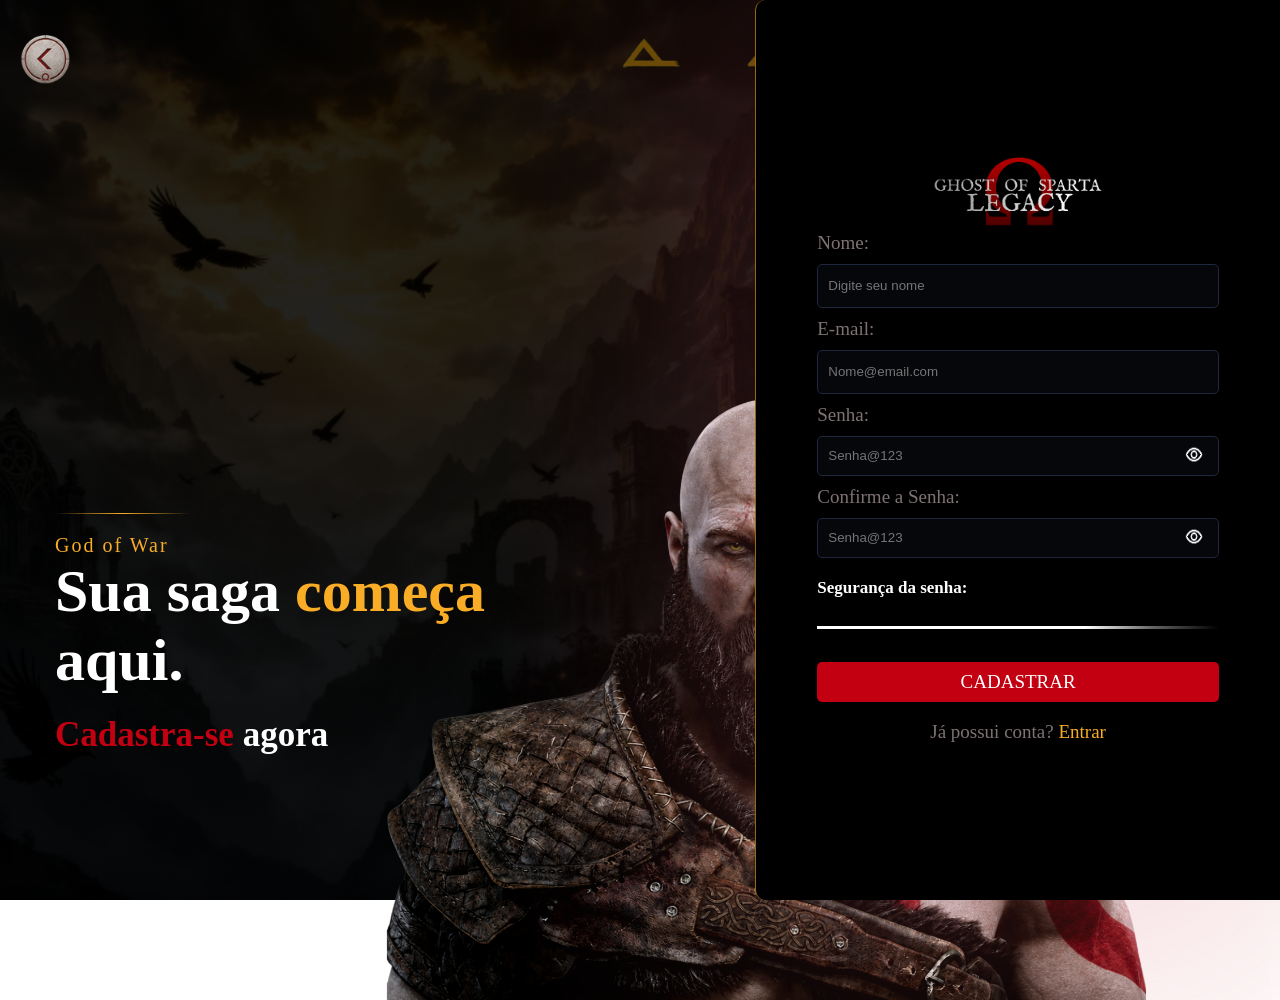
<file: public/cadastro.html>
<!DOCTYPE html>
<html lang="en">

<head>
    <meta charset="UTF-8">
    <meta name="viewport" content="width=device-width, initial-scale=1.0">
    <link rel="icon" href="assets/img/icon/flavicon.png" type="image/png">
    <link rel="stylesheet" href="css/cadastro.css">
    <title>CADASTRO</title>
</head>

<body>

    <div class="container">

        <div class="popup-cadastro" id="popUpCadastroNome">
            <button onclick="fecharPopUp(this)" class="btn-fechar" id="btnFecharNome">X</button>
            <p>Insira um nome válido.</p>
        </div>

        <div class="popup-cadastro" id="popUpCadastroEmail">
            <button onclick="fecharPopUp(this)" class="btn-fechar" id="btnFecharEmail">X</button>
            <p id="divExibirErroEmail">Insira um e-mail válido.</p>
        </div>

        <div class="popup-cadastro" id="popUpCadastroVazio">
            <button onclick="fecharPopUp(this)" class="btn-fechar" id="btnFecharVazio">X</button>
            <p>Preencha todos os campos.</p>
        </div>

        <div class="popup-cadastro" id="popUpCadastroSucesso">
            <button onclick="fecharPopUpSucesso()" class="btn-sucesso" id="btnFecharSucesso">OK</button>
            <p id="divExibirMensagemSucesso"></p>
        </div>

        <div class="container-banner" id="containerBanner">
            <a href="login.html">
                <button class="btn-voltar" id="backBtn"><img class="back-img"
                        src="assets/img/icon/backBtn.png"></button>
            </a>
            <img class="kratos" src="assets/img/icon/kratos.png">
            <div class="texto-banner">
                <hr class="divisoria">
                <h3>God of War</h3>
                <h1>Sua saga <span>começa</span> aqui.</h1>
                <h2><span>Cadastra-se</span> agora</h2>
            </div>
        </div>
        <div class="container-form" id="containerForm">
            <img src="assets/img/icon/logo.png" class="logo">
            <div class="cadastro-form">
                <p>Nome:</p>
                <input type="text" id="nome_input" placeholder="Digite seu nome">
                <div class="erro" id="div_erroNome" style="display: none;"></div>
                <p>E-mail:</p>
                <input type="text" id="email_input" placeholder="Nome@email.com">
                <p>Senha:</p>
                <div class="campo-senha">
                    <input oninput="forcaSenha()" type="password" id="senha_input" placeholder="Senha@123">
                    <button id="btnOlho1" class="olho" onclick="verSenha(this)">
                        <img id="olho1" src="assets/img/icon/openEye.png"></button>
                </div>
                <p>Confirme a Senha:</p>
                <div class="campo-senha">
                    <input type="password" id="senha2_input" placeholder="Senha@123">
                    <button id="btnOlho2" class="olho" onclick="verSenha(this)">
                        <img id="olho2" src="assets/img/icon/openEye.png">
                    </button>
                </div>
                <div class="erro" id="div_erroSenha"></div>
                <div class="container-forca-senha">
                    <h5>Segurança da senha: <span id="status_forca"></span>
                    </h5>
                    <div class="niveis">
                        <hr class="barra-nivel1" id="barraNivel1">
                        <hr class="barra-nivel2" id="barraNivel2">
                        <hr class="barra-nivel3" id="barraNivel3">
                    </div>
                </div>
                <button onclick="cadastrar()" class="btn-cadastrar">CADASTRAR</button>
            </div>
            <p>Já possui conta? <a href="login.html">Entrar</a></p>
        </div>
    </div>

</body>

</html>

<script src="js/mascaraSenha.js"></script>

<script>

    let senhaValida = false;

    function forcaSenha() {
        let senhaVar = senha_input.value;
        let tamanhoSenha = senhaVar.length;
        let senhaMinuscula = senhaVar.toLowerCase();
        let especial = ['!', '@', '#', '$', '%', '&', '*', '~', ';', '.', ',', '/', '+', '-', '=', '|'];
        let temEspecial = false;
        let numero = ['0', '1', '2', '3', '4', '5', '6', '7', '8', '9'];
        let temNumero = false;
        let forca = 0;

        for (let i = 0; i < tamanhoSenha; i++) {
            if (especial.includes(senhaVar[i])) {
                temEspecial = true;
            }
        }

        for (let i = 0; i < tamanhoSenha; i++) {
            if (numero.includes(senhaVar[i])) {
                temNumero = true;
            }
        }

        if (senhaVar != senhaMinuscula) {
            forca++;
        }

        if (temEspecial) {
            forca++;
        }

        if (temNumero) {
            forca++;
        }

        if (tamanhoSenha >= 8) {
            forca++;
        }

        if (tamanhoSenha < 1) {
            status_forca.innerHTML = ``;
            barraNivel1.style.backgroundImage = "linear-gradient(to right, rgb(255, 255, 255), rgb(255, 255, 255), rgba(255, 255, 255, 0))";
            barraNivel2.style.backgroundImage = "linear-gradient(to right, rgb(255, 255, 255), rgba(255, 255, 255, 0.9), rgba(255, 255, 255, 0.8))";
            barraNivel3.style.backgroundImage = "linear-gradient(to right, rgba(255, 255, 255, 0.8), rgba(255, 255, 255, 0.5), rgba(0, 0, 0, 0))";
            div_erroSenha.innerHTML = ``;
            senhaValida = false;
        } else if (forca <= 1) {
            status_forca.innerHTML = `<span style = "color: red;">FRACA</span>`;
            barraNivel1.style.backgroundImage = "linear-gradient(to right, rgb(255, 0, 0), rgb(255, 0, 0), rgba(0, 0, 0, 0))";
            barraNivel2.style.backgroundImage = "linear-gradient(to right, rgb(255, 255, 255), rgba(255, 255, 255, 0.9), rgba(255, 255, 255, 0.8))";
            barraNivel3.style.backgroundImage = "linear-gradient(to right, rgba(255, 255, 255, 0.8), rgba(255, 255, 255, 0.5), rgba(0, 0, 0, 0))";
            div_erroSenha.innerHTML = `A senha precisa ter no mínimo 8 caracteres e 1 número ou caracter especial`;
            senhaValida = false;
        } else if (forca <= 2 && tamanhoSenha >= 8) {
            status_forca.innerHTML = `<span style = "color: orange;">MÉDIA</span>`;
            barraNivel1.style.backgroundImage = "linear-gradient(to right, rgb(255, 165, 0), rgb(255, 165, 0), rgb(255, 165, 0))";
            barraNivel2.style.backgroundImage = "linear-gradient(to right, rgb(255, 165, 0), rgb(255, 165, 0), rgba(0, 0, 0, 0))";
            barraNivel3.style.backgroundImage = "linear-gradient(to right, rgba(255, 255, 255, 0.8), rgba(255, 255, 255, 0.5), rgba(0, 0, 0, 0))";
            div_erroSenha.innerHTML = ``;
            senhaValida = true;
        } else if (forca <= 4 && tamanhoSenha >= 8) {
            status_forca.innerHTML = `<span style = "color: green;">FORTE</span>`;
            barraNivel1.style.backgroundImage = "linear-gradient(to right, rgb(0, 128, 0), rgb(0, 128, 0), rgb(0, 128, 0))";
            barraNivel2.style.backgroundImage = "linear-gradient(to right, rgb(0, 128, 0), rgb(0, 128, 0), rgb(0, 128, 0))";
            barraNivel3.style.backgroundImage = "linear-gradient(to right, rgb(0, 128, 0), rgb(0, 128, 0), rgba(0, 0, 0, 0))";
            div_erroSenha.innerHTML = ``;
            senhaValida = true;
        }
    }

    function cadastrar() {
        let emailValido = true;
        let nomeValido = true;
        let nomeVar = nome_input.value;
        let emailVar = email_input.value;
        let senhaVar = senha_input.value;
        let senha2Var = senha2_input.value;
        let tamanhoNome = nomeVar.length;
        let tamanhoEmail = emailVar.length;

        if (nomeVar !== "" && emailVar !== "" && senhaVar !== "" && senha2Var !== "") {
            if (tamanhoNome < 2) {
                nomeValido = false;
            } else if (!emailVar.includes("@") || tamanhoEmail < 3) {
                emailValido = false;
            } else if (!senhaValida) {
                alert("A senha não está segura o suficiente!");
            } else if (senhaVar != senha2Var) {
                div_erroSenha.innerHTML = `As senhas não se coincidem`;
            } else if (emailValido && senhaValida && nomeValido) {

                fetch("/usuarios/autenticarCadastro", {
                    method: "POST",
                    headers: {
                        "Content-Type": "application/json",
                    },
                    body: JSON.stringify({
                        emailServer: emailVar,
                        senhaServer: senhaVar,
                    }),
                }).then(function (resposta) {

                    if (resposta.ok) {
                        fetch("/usuarios/cadastrar", {
                            method: "POST",
                            headers: {
                                "Content-Type": "application/json",
                            },
                            body: JSON.stringify({
                                // crie um atributo que recebe o valor recuperado aqui
                                // Agora vá para o arquivo routes/usuario.js
                                nomeServer: nomeVar,
                                emailServer: emailVar,
                                senhaServer: senhaVar,
                            }),
                        }).then(function (resposta) {
                            console.log("resposta: ", resposta);

                            if (resposta.ok) {
                                divExibirMensagemSucesso.innerHTML = "Cadastro realizado com sucesso!";

                                popUpCadastroSucesso.style.display = "flex";
                                containerForm.style.pointerEvents = "none";
                                containerForm.style.filter = "brightness(0.4)";
                                containerBanner.style.filter = "brightness(0.4)";
                            } else {
                                throw "Houve um erro ao tentar realizar o cadastro!";
                            }
                        }).catch(function (resposta) {
                            console.log(`#ERRO: ${resposta}`);
                            alert(`${resposta}`);
                        });

                        return false;
                    } else {

                        resposta.text().then(texto => {
                            divExibirErroEmail.innerHTML = texto;
                        })
                        popUpCadastroEmail.style.display = "flex";
                        containerForm.style.pointerEvents = "none";
                        containerForm.style.filter = "brightness(0.4)";
                        containerBanner.style.filter = "brightness(0.4)";

                    }

                })
            }

            if (!nomeValido) {
                popUpCadastroNome.style.display = "flex";
                containerForm.style.pointerEvents = "none";
                containerForm.style.filter = "brightness(0.4)";
                containerBanner.style.filter = "brightness(0.4)";
            } else if (!emailValido) {
                popUpCadastroEmail.style.display = "flex";
                containerForm.style.pointerEvents = "none";
                containerForm.style.filter = "brightness(0.4)";
                containerBanner.style.filter = "brightness(0.4)";
            }
        } else {
            popUpCadastroVazio.style.display = "flex";
            containerForm.style.pointerEvents = "none";
            containerForm.style.filter = "brightness(0.4)";
            containerBanner.style.filter = "brightness(0.4)";
        }
    }

    function fecharPopUp(botaoFechar) {
        let idBotao = botaoFechar.id;

        containerForm.style.pointerEvents = "auto";
        containerForm.style.filter = "brightness(1)";
        containerBanner.style.filter = "brightness(1)";

        if (idBotao == 'btnFecharNome') {
            popUpCadastroNome.style.display = "none";
        } else if (idBotao == 'btnFecharEmail') {
            popUpCadastroEmail.style.display = "none";
        } else if (idBotao == 'btnFecharVazio') {
            popUpCadastroVazio.style.display = "none";
        }
    }


    function fecharPopUpSucesso() {
        popUpCadastroSucesso.style.display = "none";

        containerForm.style.pointerEvents = "auto";
        containerForm.style.filter = "brightness(1)";
        containerBanner.style.filter = "brightness(1)";

        setTimeout(() => {
            window.location = "login.html";
        }, "2000");
    }

</script>
</file>
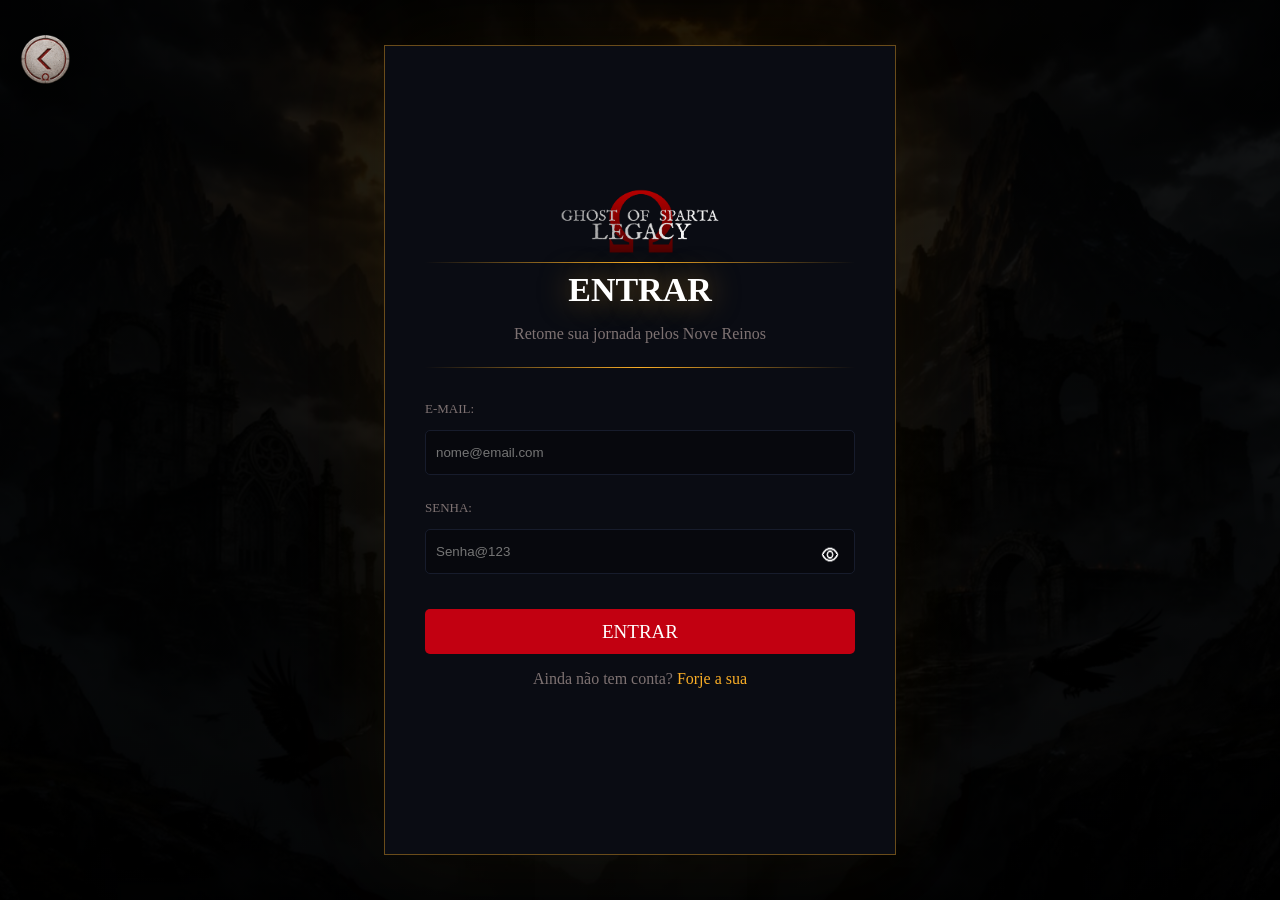
<file: public/login.html>
<!DOCTYPE html>
<html lang="en">

<head>
    <meta charset="UTF-8">
    <meta name="viewport" content="width=device-width, initial-scale=1.0">
    <link rel="icon" href="assets/img/icon/flavicon.png" type="image/png">
    <link rel="stylesheet" href="css/login.css">
    <title>LOGIN</title>
</head>

<body>

    <div class="popup-login" id="popUpLoginErro">
        <button onclick="fecharPopUp()" class="btn-fechar-popup" id="btnFecharPopUp">X</button>
        <div class="mensagem-erro" id="divExibirErro"></div>
    </div>

    <div class="login" id="idDivLogin">

        <a href="index.html">
            <button class="btn-voltar" id="backBtn"><img class="back-img" src="assets/img/icon/backBtn.png"></button>
        </a>

        <div class="container">
            <img src="assets/img/icon/logo.png" class="logo">
            <hr class="divisoria">
            <h1>ENTRAR</h1>
            <p>Retome sua jornada pelos Nove Reinos</p>
            <hr class="divisoria">

            <div class="login-form">
                <p>E-MAIL:</p>
                <input type="text" id="email_input" placeholder="nome@email.com">
                <p>SENHA:</p>
                <div class="campo-senha">
                    <input type="password" id="senha_input" placeholder="Senha@123">
                    <button id="btnOlho1" class="olho" onclick="verSenha(this)">
                        <img id="olho1" src="assets/img/icon/openEye.png"></button>
                </div>
                <button onclick="entrar()" class="btn-entrar">ENTRAR</button>
            </div>
            <p>Ainda não tem conta? <a href="cadastro.html">Forje a sua</a></p>
        </div>
    </div>

</body>

</html>

<script src="js/mascaraSenha.js"></script>

<script>

    function entrar() {

        var emailVar = email_input.value;
        var senhaVar = senha_input.value;

        console.log("FORM LOGIN: ", emailVar);
        console.log("FORM SENHA: ", senhaVar);

        if (emailVar == `` || senhaVar == ``) {
            divExibirErro.innerHTML = `Preencha todos os campos`;
            popUpLoginErro.style.display = "flex";
            idDivLogin.style.filter = "brightness(0.4)";
        } else {
            fetch("/usuarios/autenticar", {
                method: "POST",
                headers: {
                    "Content-Type": "application/json"
                },
                body: JSON.stringify({
                    emailServer: emailVar,
                    senhaServer: senhaVar
                })
            }).then(function (resposta) {
                console.log("ESTOU NO THEN DO entrar()!")

                if (resposta.ok) {
                    console.log(resposta);

                    resposta.json().then(json => {
                        console.log(json);
                        console.log(JSON.stringify(json));
                        sessionStorage.EMAIL_USUARIO = json.email;
                        sessionStorage.NOME_USUARIO = json.nome;
                        sessionStorage.ID_USUARIO = json.id;

                        setTimeout(function () {
                            window.location = "pages/hub.html";
                        }, 500); // apenas para exibir o loading

                    });

                } else {

                    console.log("Houve um erro ao tentar realizar o login!");

                    resposta.text().then(texto => {
                        console.error(texto);
                        divExibirErro.innerHTML = texto;
                    });
                    popUpLoginErro.style.display = "flex";
                    idDivLogin.style.filter = "brightness(0.4)";

                }

            }).catch(function (erro) {
                console.log(erro);
                divExibirErro.innerHTML = erro;
                popUpLoginErro.style.display = "flex";
                idDivLogin.style.filter = "brightness(0.4)";
            })

            return false;
        }
    }

    function fecharPopUp() {
        popUpLoginErro.style.display = "none";
        idDivLogin.style.filter = "brightness(1)";
    }

</script>
</file>
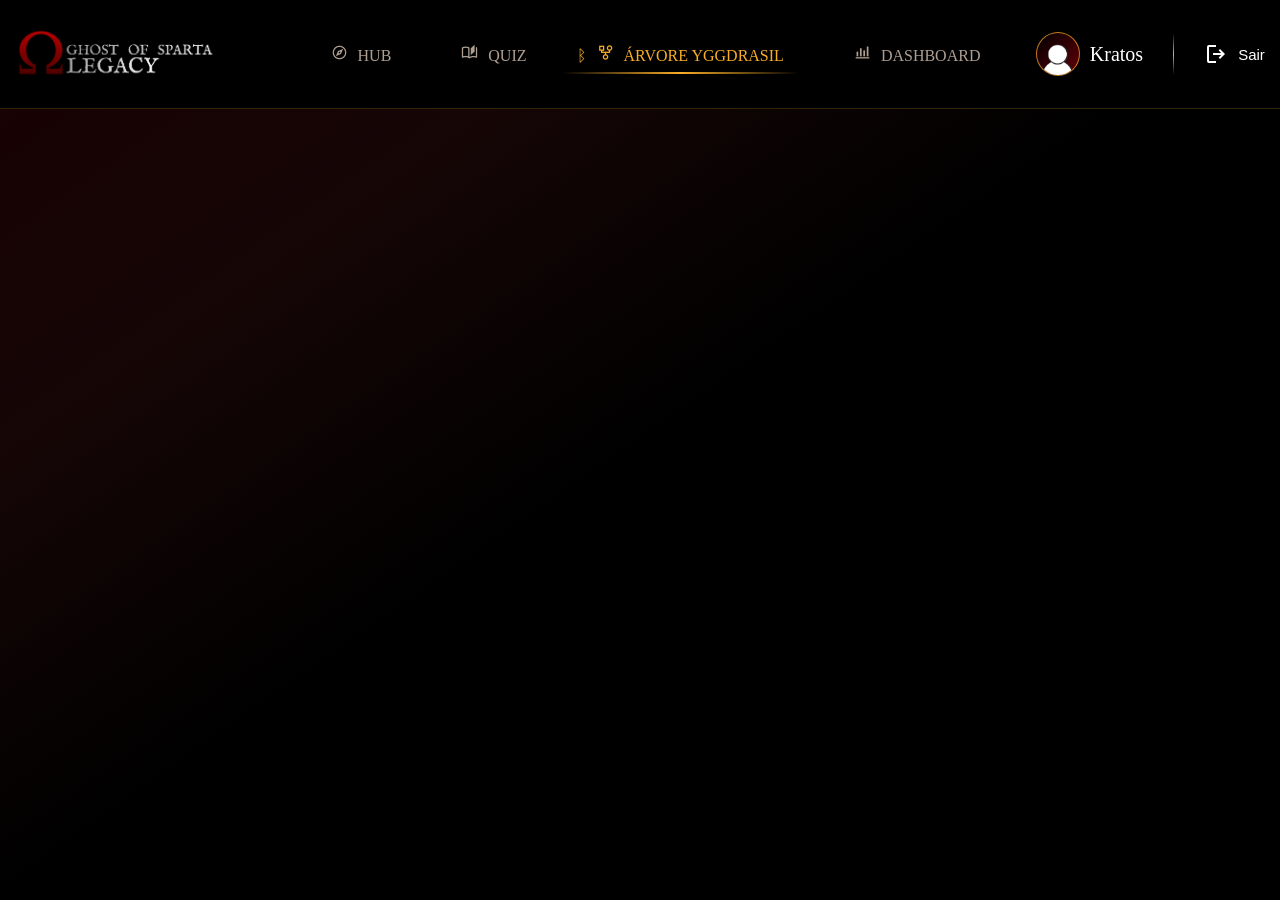
<file: public/pages/arvore.html>
<!DOCTYPE html>
<html lang="en">

<head>
    <meta charset="UTF-8">
    <meta name="viewport" content="width=device-width, initial-scale=1.0">
    <link rel="icon" href="../assets/img/icon/flavicon.png" type="image/png">
    <link rel="stylesheet" href="https://fonts.googleapis.com/css2?family=Material+Symbols+Outlined" />
    <link rel="stylesheet" href="../css/hub.css">
    <script src="../js/sessao.js"></script>
    <title>God of War Legacy - HUB</title>
</head>

<body onload="validarSessao()">

    <div class="header">
        <img class="logo" src="../assets/img/icon/logo2.png">

        <div class="container-btn">
            <ul>
                <li class="link-hub"><a href="hub.html"><span class="runa">ᚻ</span><span
                            class="material-symbols-outlined icon-btn">
                            explore
                        </span>HUB</a></li>
                <li class="link-hub"><a href="quiz.html"><span class="runa">ᚠ</span><span
                            class="material-symbols-outlined icon-btn">
                            auto_stories
                        </span>QUIZ</a></li>
                <li class="agora"><a href="arvore.html"><span>ᛒ</span><span class="material-symbols-outlined icon-btn">
                            family_history
                        </span>ÁRVORE YGGDRASIL</a></li>
                <li class="link-hub"><a href="dashboard.html"><span class="runa">ᛋ</span><span
                            class="material-symbols-outlined icon-btn">
                            bar_chart_4_bars
                        </span>DASHBOARD</a></li>
            </ul>
        </div>
        <div class="container-perfil">
            <div class="icon-usuario">
                <img class="img-usuario" src="../assets/img/icon/usuarioDefault.png">
            </div>
            <p id="divNomeUsuario">Kratos</p>
            <hr class="divisoria">
            <button class="btn-logout" onclick="limparSessao()"><span
                    class="material-symbols-outlined">logout</span>Sair</button>
        </div>
    </div>

    <div class="container">

    </div>

</body>

</html>
</file>
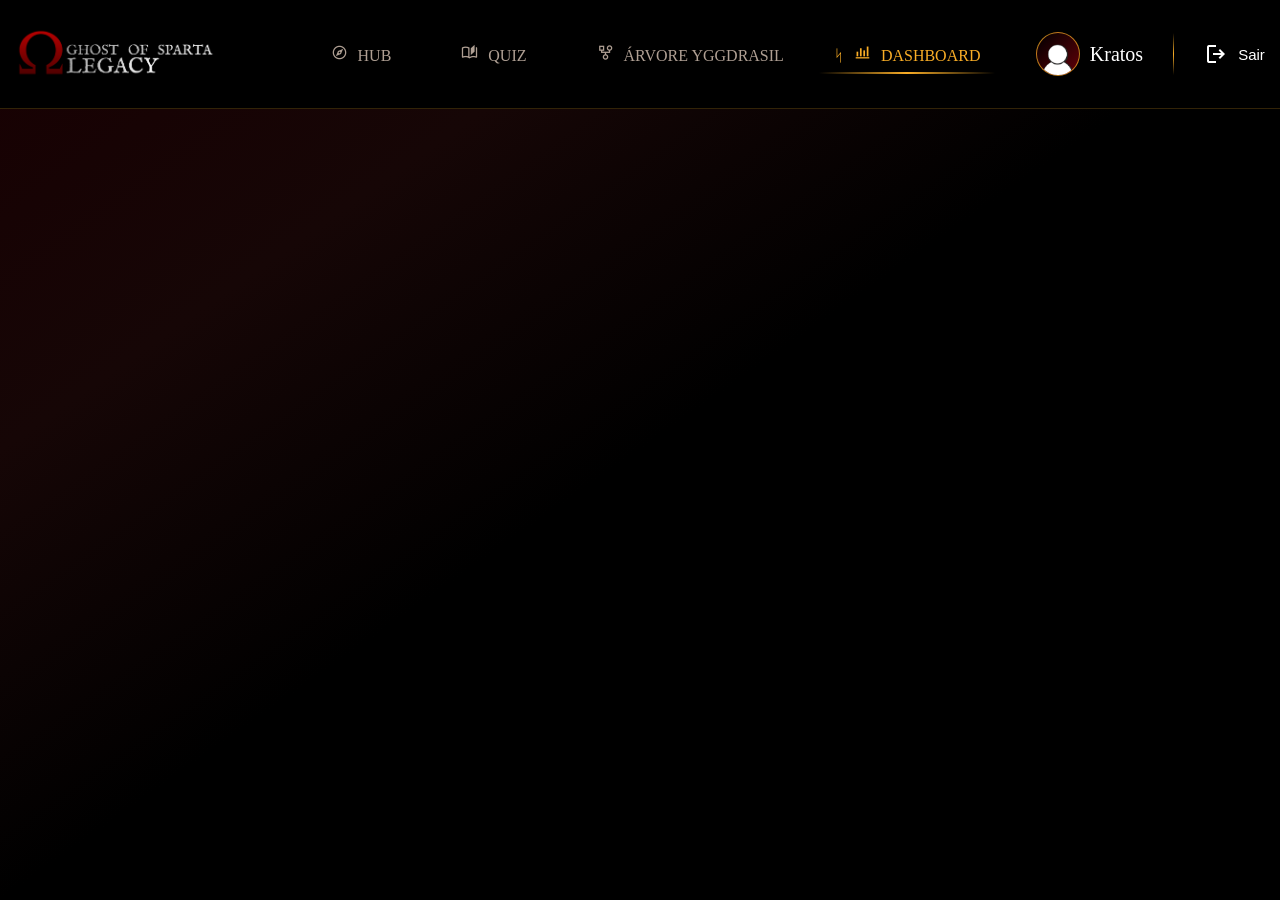
<file: public/pages/dashboard.html>
<!DOCTYPE html>
<html lang="en">

<head>
    <meta charset="UTF-8">
    <meta name="viewport" content="width=device-width, initial-scale=1.0">
    <link rel="icon" href="../assets/img/icon/flavicon.png" type="image/png">
    <link rel="stylesheet" href="https://fonts.googleapis.com/css2?family=Material+Symbols+Outlined" />
    <link rel="stylesheet" href="../css/hub.css">
    <script src="../js/sessao.js"></script>
    <title>God of War Legacy - HUB</title>
</head>

<body onload="validarSessao()">

    <div class="header">
        <img class="logo" src="../assets/img/icon/logo2.png">

        <div class="container-btn">
            <ul>
                <li class="link-hub"><a href="hub.html"><span class="runa">ᚻ</span><span
                            class="material-symbols-outlined icon-btn">
                            explore
                        </span>HUB</a></li>
                <li class="link-hub"><a href="quiz.html"><span class="runa">ᚠ</span><span
                            class="material-symbols-outlined icon-btn">
                            auto_stories
                        </span>QUIZ</a></li>
                <li class="link-hub"><a href="arvore.html"><span class="runa">ᛒ</span><span
                            class="material-symbols-outlined icon-btn">
                            family_history
                        </span>ÁRVORE YGGDRASIL</a></li>
                <li class="agora"><a href="dashboard.html"><span>ᛋ</span><span
                            class="material-symbols-outlined icon-btn">
                            bar_chart_4_bars
                        </span>DASHBOARD</a></li>
            </ul>
        </div>
        <div class="container-perfil">
            <div class="icon-usuario">
                <img class="img-usuario" src="../assets/img/icon/usuarioDefault.png">
            </div>
            <p id="divNomeUsuario">Kratos</p>
            <hr class="divisoria">
            <button class="btn-logout" onclick="limparSessao()"><span
                    class="material-symbols-outlined">logout</span>Sair</button>
        </div>
    </div>

    <div class="container">

    </div>

</body>

</html>
</file>
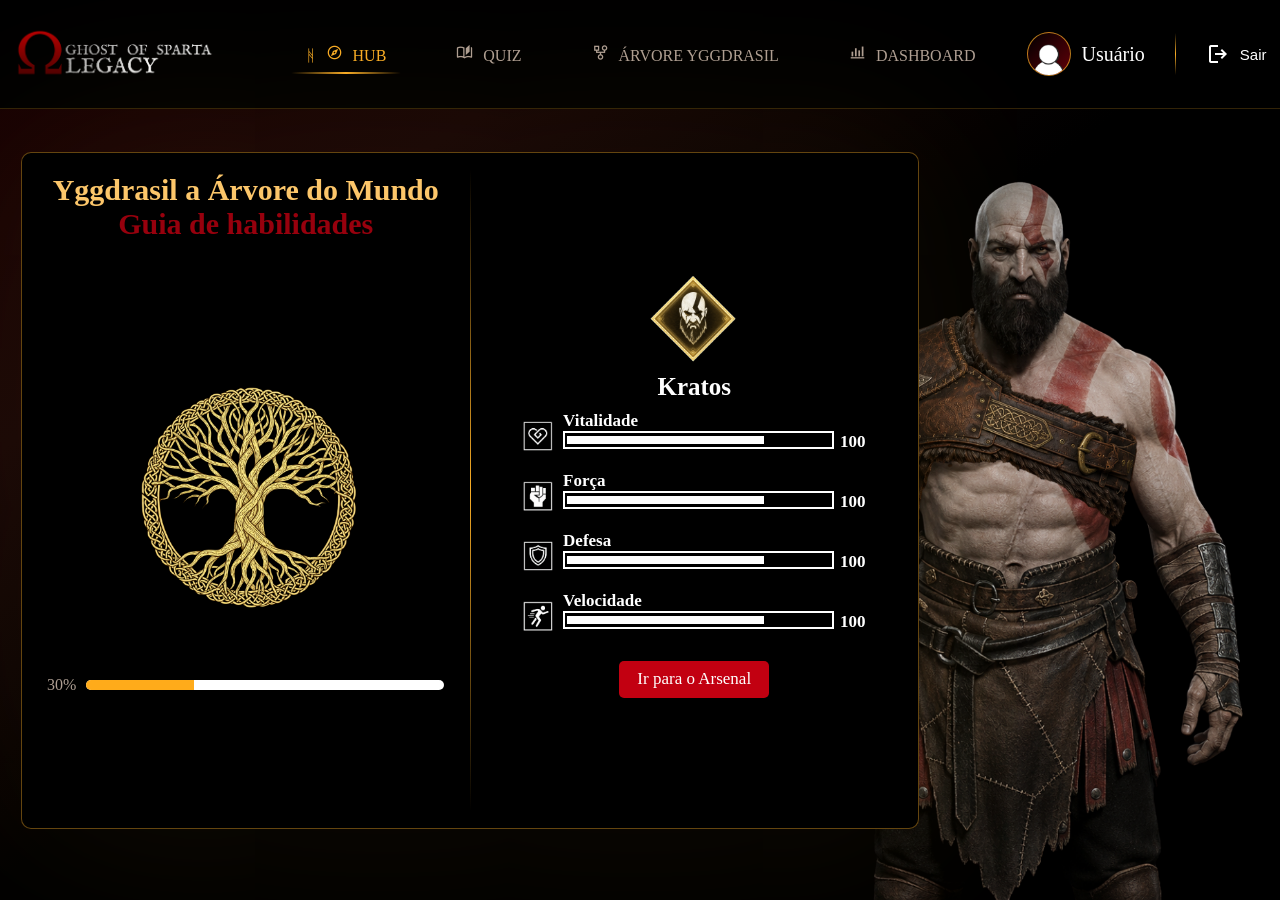
<file: public/pages/hub.html>
<!DOCTYPE html>
<html lang="en">

<head>
    <meta charset="UTF-8">
    <meta name="viewport" content="width=device-width, initial-scale=1.0">
    <link rel="icon" href="../assets/img/icon/flavicon.png" type="image/png">
    <link rel="stylesheet" href="https://fonts.googleapis.com/css2?family=Material+Symbols+Outlined" />
    <link rel="stylesheet" href="../css/hub.css">
    <script src="../js/sessao.js"></script>
    <title>God of War Legacy - HUB</title>
</head>

<body onload="validarSessao()">

    <div class="header">
        <img class="logo" src="../assets/img/icon/logo2.png">

        <div class="container-btn">
            <ul>
                <li class="agora"><a href="hub.html"><span>ᚻ</span><span class="material-symbols-outlined icon-btn">
                            explore
                        </span>HUB</a></li>
                <li class="link-hub"><a href="quiz.html"><span class="runa">ᚠ</span><span
                            class="material-symbols-outlined icon-btn">
                            auto_stories
                        </span>QUIZ</a></li>
                <li class="link-hub"><a href="arvore.html"><span class="runa">ᛒ</span><span
                            class="material-symbols-outlined icon-btn">
                            family_history
                        </span>ÁRVORE YGGDRASIL</a></li>
                <li class="link-hub"><a href="dashboard.html"><span class="runa">ᛋ</span><span
                            class="material-symbols-outlined icon-btn">
                            bar_chart_4_bars
                        </span>DASHBOARD</a></li>
            </ul>
        </div>
        <div class="container-perfil">
            <div class="icon-usuario">
                <img class="img-usuario" src="../assets/img/icon/usuarioDefault.png">
            </div>
            <p id="divNomeUsuario">Usuário</p>
            <hr class="divisoria">
            <button class="btn-logout" onclick="limparSessao()"><span
                    class="material-symbols-outlined">logout</span>Sair</button>
        </div>
    </div>

    <div class="container">
        <a href="arsenal.html">
            <div class="posicao-container-avatar">
                <div class="container-avatar">
                    <div class="sombra"></div>
                    <img src="../assets/img/icon/logoDourado.png" class="logo-background">
                    <img src="../assets/img/avatar/kratos_avatar.png" class="kratos-avatar">
                    <img src="../assets/img/avatar/armadura_base.png" class="armadura">
                    <!--<img src="../assets/img/avatar/armadura_steinbjorn.png" class="armadura"> -->
                    <!-- <img src="../assets/img/avatar/armadura_zeus.png" class="armadura"> -->
                    <!--<img src="../assets/img/avatar/armadura_esplendor.png" class="armadura"> -->
                </div>
            </div>
        </a>
        <div class="painel">
            <div class="progresso-yggdrasil">
                <a href="arvore.html">
                    <h1>Yggdrasil a Árvore do Mundo <span>Guia de habilidades</span></h1>
                    <img src="../assets/img/cards/yggdrasil_simbolo.png" class="yggdrasil-simbolo">
                    <img src="../assets/img/cards/yggdrasil_circulo.png" class="yggdrasil-circulo">
                    <div class="container-progresso">
                        <div class="container-linha">
                            <p>30%</p>
                            <div class="linha-progresso">
                                <div class="progresso"></div>
                            </div>
                        </div>
                    </div>
                </a>
            </div>
            <hr class="divisoria">
            <div class="container-status-avatar">
                <div class="container-barras">
                    <img src="../assets/img/icon/iconKratos.png" class="icon-kratos">
                    <h3>Kratos</h3>
                    <div class="status">
                        <img src="../assets/img/icon/iconVida.png" class="icon-atributo">
                        <div class="container-barra-atributo">
                            <p>Vitalidade</p>
                            <div class="barra">
                                <div class="progresso-barra"></div>
                            </div>
                        </div>
                        <p class="num-progresso">100</p>
                    </div>
                    <div class="status">
                        <img src="../assets/img/icon/iconForca.png" class="icon-atributo">
                        <div class="container-barra-atributo">
                            <p>Força</p>
                            <div class="barra">
                                <div class="progresso-barra"></div>
                            </div>
                        </div>
                        <p class="num-progresso">100</p>
                    </div>
                    <div class="status">
                        <img src="../assets/img/icon/iconDefesa.png" class="icon-atributo">
                        <div class="container-barra-atributo">
                            <p>Defesa</p>
                            <div class="barra">
                                <div class="progresso-barra"></div>
                            </div>
                        </div>
                        <p class="num-progresso">100</p>
                    </div>
                    <div class="status">
                        <img src="../assets/img/icon/iconVelocidade.png" class="icon-atributo">
                        <div class="container-barra-atributo">
                            <p>Velocidade</p>
                            <div class="barra">
                                <div class="progresso-barra"></div>
                            </div>
                        </div>
                        <p class="num-progresso">100</p>
                    </div>
                    <a href="arsenal.html"><button class="teste">Ir para o Arsenal</button></a>
                </div>
            </div>
        </div>
    </div>

</body>

</html>
</file>
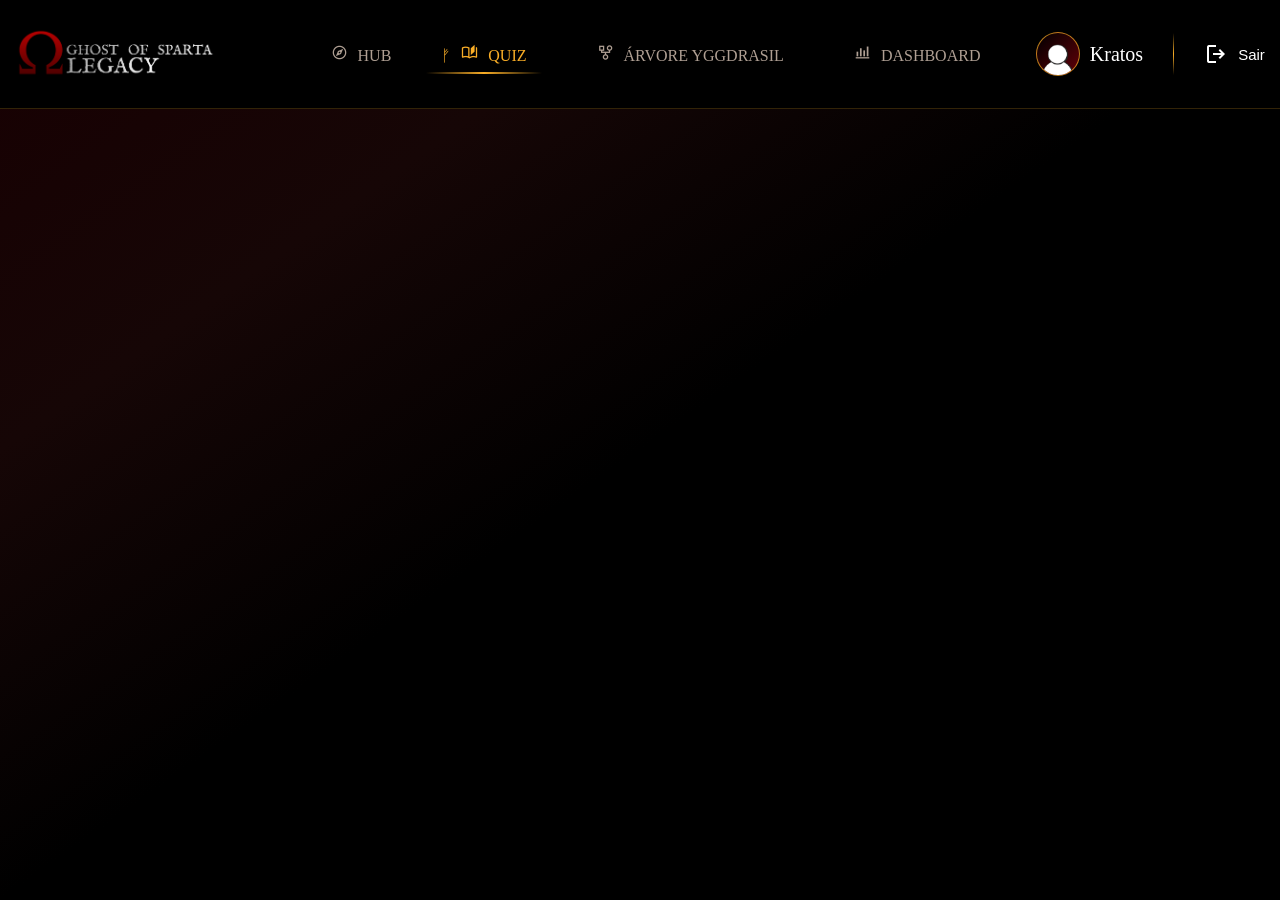
<file: public/pages/hubQuiz.html>
<!DOCTYPE html>
<html lang="en">

<head>
    <meta charset="UTF-8">
    <meta name="viewport" content="width=device-width, initial-scale=1.0">
    <link rel="icon" href="../assets/img/icon/flavicon.png" type="image/png">
    <link rel="stylesheet" href="https://fonts.googleapis.com/css2?family=Material+Symbols+Outlined" />
    <link rel="stylesheet" href="../css/hub.css">
    <script src="../js/sessao.js"></script>
    <title>God of War Legacy - HUB</title>
</head>

<body onload="validarSessao()">

    <div class="header">
        <img class="logo" src="../assets/img/icon/logo2.png">

        <div class="container-btn">
            <ul>
                <li class="link-hub"><a href="hub.html"><span class="runa">ᚻ</span><span
                            class="material-symbols-outlined icon-btn">
                            explore
                        </span>HUB</a></li>
                <li class="agora"><a href="quiz.html"><span>ᚠ</span><span class="material-symbols-outlined icon-btn">
                            auto_stories
                        </span>QUIZ</a></li>
                <li class="link-hub"><a href="arvore.html"><span class="runa">ᛒ</span><span
                            class="material-symbols-outlined icon-btn">
                            family_history
                        </span>ÁRVORE YGGDRASIL</a></li>
                <li class="link-hub"><a href="dashboard.html"><span class="runa">ᛋ</span><span
                            class="material-symbols-outlined icon-btn">
                            bar_chart_4_bars
                        </span>DASHBOARD</a></li>
            </ul>
        </div>
        <div class="container-perfil">
            <div class="icon-usuario">
                <img class="img-usuario" src="../assets/img/icon/usuarioDefault.png">
            </div>
            <p id="divNomeUsuario">Kratos</p>
            <hr class="divisoria">
            <button class="btn-logout" onclick="limparSessao()"><span
                    class="material-symbols-outlined">logout</span>Sair</button>
        </div>
    </div>

    <div class="container">

    </div>

</body>

</html>
</file>
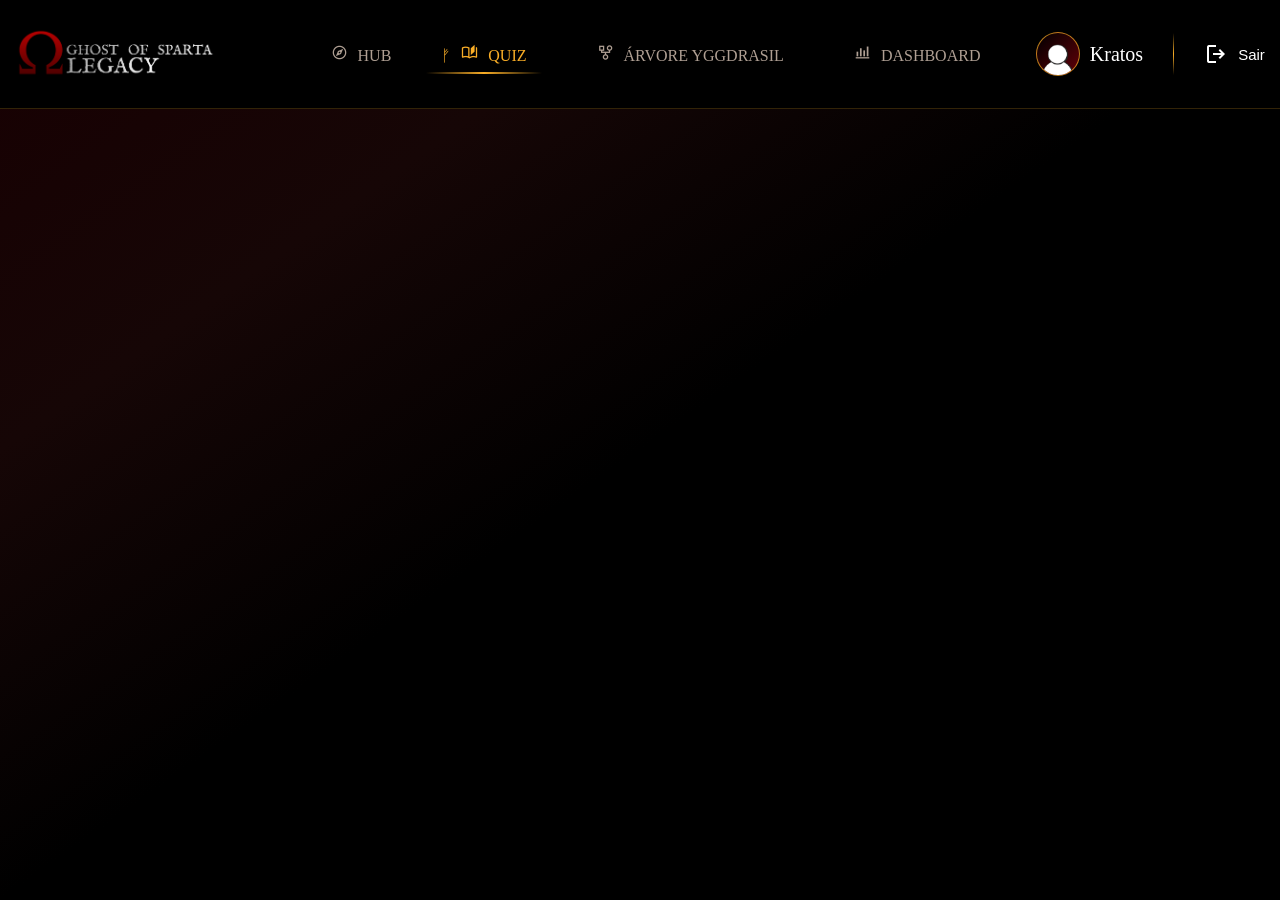
<file: public/pages/quiz.html>
<!DOCTYPE html>
<html lang="en">

<head>
    <meta charset="UTF-8">
    <meta name="viewport" content="width=device-width, initial-scale=1.0">
    <link rel="icon" href="../assets/img/icon/flavicon.png" type="image/png">
    <link rel="stylesheet" href="https://fonts.googleapis.com/css2?family=Material+Symbols+Outlined" />
    <link rel="stylesheet" href="../css/hub.css">
    <script src="../js/sessao.js"></script>
    <title>God of War Legacy - HUB</title>
</head>

<body onload="validarSessao()">

    <div class="header">
        <img class="logo" src="../assets/img/icon/logo2.png">

        <div class="container-btn">
            <ul>
                <li class="link-hub"><a href="hub.html"><span class="runa">ᚻ</span><span
                            class="material-symbols-outlined icon-btn">
                            explore
                        </span>HUB</a></li>
                <li class="agora"><a href="quiz.html"><span>ᚠ</span><span class="material-symbols-outlined icon-btn">
                            auto_stories
                        </span>QUIZ</a></li>
                <li class="link-hub"><a href="arvore.html"><span class="runa">ᛒ</span><span
                            class="material-symbols-outlined icon-btn">
                            family_history
                        </span>ÁRVORE YGGDRASIL</a></li>
                <li class="link-hub"><a href="dashboard.html"><span class="runa">ᛋ</span><span
                            class="material-symbols-outlined icon-btn">
                            bar_chart_4_bars
                        </span>DASHBOARD</a></li>
            </ul>
        </div>
        <div class="container-perfil">
            <div class="icon-usuario">
                <img class="img-usuario" src="../assets/img/icon/usuarioDefault.png">
            </div>
            <p id="divNomeUsuario">Kratos</p>
            <hr class="divisoria">
            <button class="btn-logout" onclick="limparSessao()"><span
                    class="material-symbols-outlined">logout</span>Sair</button>
        </div>
    </div>

    <div class="container">

    </div>

</body>

</html>
</file>
<file: public/css/cadastro.css>
body {
    margin: 0;
    overflow: hidden;
}

.container {
    position: relative;
    display: flex;
    flex-direction: row;
}

.back-img {
    position: absolute;
    width: 50px;
    height: 50px;
}

.back-img:hover {
    filter: brightness(1.1);
    width: 52px;
    height: 52px;
}

.btn-voltar {
    display: flex;
    justify-content: center;
    align-items: center;
    position: absolute;
    top: 30px;
    left: 15px;
    background-color: rgba(0, 0, 0, 0);
    border-radius: 50%;
    height: 60px;
    width: 60px;
    border: none;
    pointer-events: auto;
    cursor: pointer;
}

.container-banner {
    user-select: none;
    position: relative;
    width: 60%;
    height: 100vh;
    background-image: linear-gradient(rgb(0, 0, 0, 0.6), rgb(0, 0, 0, 0.6)), url("../assets/img/background/fundo_cadastro.png");
    background-size: cover;
    background-position: center;
}

.container-form {
    display: flex;
    flex-direction: column;
    justify-content: center;
    align-items: center;
    position: absolute;
    width: 41%;
    height: 100vh;
    background-color: rgb(0, 0, 0);
    border-top-left-radius: 10px;
    border-bottom-left-radius: 10px;
    border-left: solid 1px rgba(249, 173, 38, 0.6);
    right: 0;
    box-shadow: 5px 0px 400px 30px rgba(209, 85, 95, 0.35);
    padding: 2%;
    box-sizing: border-box;
}

.container-form p {
    color: rgb(126, 114, 114);
    font-family: 'constantia';
    font-size: 19px;
}

.logo {
    width: 170px;
    display: flex;
    justify-content: center;
    pointer-events: none;
    margin-top: 15px;
    margin-bottom: -20px;
}

.cadastro-form {
    display: flex;
    flex-direction: column;
    width: 85%;
}

.kratos {
    position: absolute;
    bottom: -100px;
    right: -385px;
    width: 100%;
    pointer-events: none;
    transition: 3.5s;
}

.container:has(.cadastro-form .btn-cadastrar:hover) .kratos {
    right: -300px;
}

.divisoria {
    width: 30%;
    border: none;
    margin: 0;
    height: 1px;
    background-image: linear-gradient(to right, rgba(0, 0, 0, 0), rgb(249, 173, 38), rgba(0, 0, 0, 0));
}

.texto-banner {
    display: flex;
    flex-direction: column;
    position: absolute;
    justify-content: start;
    align-items: start;
    left: 0;
    bottom: 0;
    background-color: rgba(0, 0, 0, 0);
    font-size: 20px;
    width: 450px;
    height: 43vh;
    margin-left: 55px;
}

.texto-banner h3 {
    margin-bottom: -40px;
    color: rgb(249, 173, 38);
    font-size: 20px;
    font-weight: 100;
    letter-spacing: 2px;
    font-family: 'constantia';
}

.texto-banner h1 {
    font-size: 60px;
    color: rgb(255, 255, 255);
}

.texto-banner h2 {
    font-size: 35px;
    color: rgb(255, 255, 255);
    margin-top: -20px;
}

.texto-banner h1 span {
    color: rgb(249, 173, 38);
}

.texto-banner h2 span {
    color: rgb(194, 0, 17);
}

.cadastro-form p {
    margin-bottom: 10px;
    margin-top: 25px;
}

.cadastro-form input {
    display: flex;
    position: relative;
    background-color: rgba(15, 18, 29, 0.4);
    border: solid 1px rgb(32, 39, 61);
    border-radius: 5px;
    background-position: center;
    background-size: cover;
    outline: none;
    color: rgb(255, 255, 255);
    height: 40px;
    padding-left: 10px;
    margin-bottom: -15px;
    transition: 0.5s;
}

.cadastro-form input:focus {
    border: solid 1px rgb(249, 173, 38);
}

.cadastro-form .btn-cadastrar {
    background-color: rgb(194, 0, 17);
    border: none;
    border-radius: 5px;
    color: rgb(255, 255, 255);
    font-family: 'constantia';
    height: 40px;
    font-size: 19px;
    margin-top: 10px;
    transition: 0.5s;
}

.cadastro-form .btn-cadastrar:hover {
    background-color: rgb(128, 0, 11);
    cursor: pointer;
}

.erro {
    margin-top: 20px;
    color: rgb(194, 0, 17);
}

.container-forca-senha {
    margin-top: -20px;
    margin-bottom: 15px;
}

.niveis {
    display: flex;
    flex-direction: row;
    align-items: flex-start;
}

.niveis .barra-nivel1 {
    background-color: rgb(255, 255, 255);
    width: 100%;
    height: 3px;
    border: none;
    margin-left: 0;
}

.niveis .barra-nivel2 {
    background-color: rgb(255, 255, 255);
    width: 100%;
    height: 3px;
    border: none;
    margin-left: 0;
}

.niveis .barra-nivel3 {
    background-image: linear-gradient(to right, rgb(255, 255, 255), rgba(255, 255, 255, 0.4), rgba(0, 0, 0, 0));
    width: 100%;
    height: 3px;
    border: none;
    margin-left: 0;
}

.container-forca-senha h5 {
    font-size: 17px;
    font-family: 'constantia';
    color: rgb(255, 255, 255);
    margin: 35px 0 20px 0;
}

a {
    color: rgb(249, 173, 38);
    text-decoration: none;
}

.popup-cadastro {
    display: none;
    flex-direction: column;
    position: absolute;
    justify-content: center;
    align-items: center;
    background-image: linear-gradient(to bottom, rgba(0, 0, 0, 0.4), rgba(0, 0, 0, 0.4), rgba(0, 0, 0, 0.4)), url('../assets/img/background/fundo_popUp_cadastro.png');
    background-size: cover;
    background-position: center;
    background-repeat: no-repeat;
    inset: 0;
    margin: auto;
    width: 23%;
    height: 30vh;
    border: solid 1px rgb(101, 0, 0);
    border-radius: 10px;
    z-index: 1;
}

.btn-fechar {
    display: flex;
    position: absolute;
    justify-content: center;
    align-items: center;
    border-radius: 50%;
    border: none;
    width: 22px;
    height: 22px;
    top: 10px;
    right: 10px;
    color: rgb(255, 255, 255);
    background: none;
    font-weight: bold;
    font-size: 14px;
    cursor: pointer;
}

.btn-fechar:hover {
    font-size: 16px;
}

.btn-sucesso {
    display: flex;
    position: absolute;
    justify-content: center;
    align-items: center;
    border-radius: 5px;
    border: none;
    width: 50px;
    height: 25px;
    top: 80%;
    right: 40%;
    color: rgb(255, 255, 255);
    background-color: rgb(194, 0, 17);
    font-weight: bold;
    font-size: 14px;
    cursor: pointer;
    transition: 0.5s;
}

.btn-sucesso:hover {
    background-color: rgb(128, 0, 11);
}

.popup-cadastro p {
    color: rgb(255, 255, 255);
    font-family: 'constantia';
    font-size: 20px;
    font-weight: bold;
}

.campo-senha {
    position: relative;
    width: 100%;
}

.campo-senha input {
    width: 100%;
    padding-right: 40px;
    box-sizing: border-box;
}

.olho {
    position: absolute;
    right: 10px;
    top: 30%;
    background-color: rgba(0, 0, 0, 0);
    border: none;
    cursor: pointer;
}

.olho img {
    width: 18px;
    height: 22px;
}
</file>
<file: public/css/login.css>
body {
    margin: 0;
    font-family: 'constantia';
}

.login {
    display: flex;
    justify-content: center;
    align-items: center;
    position: relative;
    background-image: linear-gradient(rgba(0, 0, 0, 0.7), rgba(0, 0, 0, 0.7)), url("../assets/img/background/fundo_home.png");
    background-size: cover;
    background-position: center;
    width: 100%;
    height: 100vh;
}

.logo {
    width: 160px;
    display: flex;
    justify-content: center;
    pointer-events: none;
    margin-top: -50px;
}

.back-img {
    position: absolute;
    width: 50px;
    height: 50px;
    user-select: none;
}

.back-img:hover {
    filter: brightness(1.1);
    width: 52px;
    height: 52px;
}

.btn-voltar {
    display: flex;
    justify-content: center;
    align-items: center;
    position: absolute;
    top: 30px;
    left: 15px;
    background-color: rgba(0, 0, 0, 0);
    border-radius: 50%;
    height: 60px;
    width: 60px;
    border: none;
    pointer-events: auto;
    cursor: pointer;
}

.container {
    display: flex;
    flex-direction: column;
    justify-content: center;
    align-items: center;
    background-color: rgb(10, 12, 19);
    width: 40%;
    height: 90vh;
    border: solid 1px rgba(249, 173, 38, 0.4);
    padding: 40px;
    padding-bottom: 0;
    box-shadow: 0 0 100px 1px rgba(249, 173, 38, 0.05);
    box-sizing: border-box;
}

.divisoria {
    width: 100%;
    border: none;
    height: 1px;
    background-image: linear-gradient(to right, rgba(0, 0, 0, 0), rgb(249, 173, 38), rgba(0, 0, 0, 0));
}

h1 {
    color: rgb(255, 255, 255);
    text-shadow: 0 0 30px rgba(249, 173, 38, 0.5);
    font-size: 34px;
    margin: 0 auto 0 auto
}

.container p {
    color: rgb(126, 114, 114);
}

.login-form {
    display: flex;
    flex-direction: column;
    justify-content: center;
    width: 100%;
}

.login-form p {
    font-size: 13px;
    margin-top: 25px;
}

.login-form input {
    background-color: rgb(3, 4, 7, 0.4);
    border: solid 1px rgb(23, 28, 44);
    border-radius: 5px;
    height: 45px;
    color: rgb(255, 255, 255);
    padding-left: 10px;
    box-sizing: border-box;
    transition: 0.5s;
}

.login-form input:focus {
    border-color: rgb(249, 173, 38);
    outline: none;
}

.login-form .btn-entrar {
    background-color: rgb(194, 0, 17);
    color: rgb(255, 255, 255);
    font-size: 19px;
    font-weight: 100;
    font-family: 'constantia';
    border: none;
    border-radius: 5px;
    height: 45px;
    margin-top: 35px;
    transition: 0.5s;
}

.login-form .btn-entrar:hover {
    background-color: rgb(128, 0, 11);
    cursor: pointer;
}

a {
    color: rgb(249, 173, 38);
    text-decoration: none;
}

.campo-senha {
    position: relative;
    width: 100%;
}

.campo-senha input {
    width: 100%;
    padding-right: 40px;
    box-sizing: border-box;
}

.olho {
    position: absolute;
    right: 10px;
    top: 30%;
    background-color: rgba(0, 0, 0, 0);
    border: none;
    cursor: pointer;
}

.olho img {
    width: 18px;
    height: 22px;
}

.popup-login {
    display: none;
    flex-direction: column;
    position: absolute;
    justify-content: center;
    align-items: center;
    background-image: linear-gradient(to bottom, rgba(0, 0, 0, 0.4), rgba(0, 0, 0, 0.4), rgba(0, 0, 0, 0.4)), url('../assets/img/background/fundo_popUp_cadastro.png');
    background-size: cover;
    background-position: center;
    background-repeat: no-repeat;
    inset: 0;
    margin: auto;
    width: 23%;
    height: 30vh;
    border: solid 1px rgb(101, 0, 0);
    border-radius: 10px;
    z-index: 1;
}

.btn-fechar-popup {
    display: flex;
    position: absolute;
    justify-content: center;
    align-items: center;
    border-radius: 50%;
    border: none;
    width: 22px;
    height: 22px;
    top: 10px;
    right: 10px;
    color: rgb(255, 255, 255);
    background: none;
    font-weight: bold;
    font-size: 14px;
    cursor: pointer;
}

.btn-fechar-popup:hover {
    font-size: 16px;
}

.mensagem-erro {
    color: rgb(255, 255, 255);
    font-family: 'constantia';
    font-size: 20px;
    font-weight: bold;
}
</file>
<file: public/css/hub.css>
body {
    margin: 0;
    overflow: hidden;
}

.header {
    display: flex;
    flex-direction: row;
    position: fixed;
    justify-content: space-around;
    align-items: center;
    height: 12vh;
    width: 100%;
    background-color: rgb(0, 0, 0);
    border-bottom: solid 1px rgba(249, 173, 38, 0.2);
}

.logo {
    width: 200px;
    pointer-events: none;
    user-select: none;
}

.container-btn ul {
    display: flex;
    flex-direction: row;
    font-family: 'constantia';
}

.container-btn li {
    padding: 10px;
    list-style: none;
    transition: 1s;
}

.link-hub a {
    text-decoration: none;
    color: rgb(175, 159, 147);
    padding: 15px;
    transition: 1s;
}

.link-hub .runa {
    opacity: 0;
    transition: 1s;
    margin-right: 10px;
}

.icon-btn {
    font-size: 17px;
    margin-right: 5px;
    margin-right: 10px;
}

.link-hub:hover a {
    background: linear-gradient(to bottom, rgba(249, 173, 38, 0), rgba(249, 173, 38, 0.06), rgba(0, 0, 0, 0));
    color: rgb(255, 255, 255);
}

.link-hub:hover .runa {
    color: rgba(249, 173, 38, 0.4);
    opacity: 1;
}

.agora a {
    color: rgb(249, 173, 38) !important;
    padding: 15px;
    text-decoration: none;
    background-image: linear-gradient(to right, rgba(249, 173, 38, 0), rgb(249, 173, 38), rgba(249, 173, 38, 0));
    background-repeat: no-repeat;
    background-size: 100% 2px;
    background-position: 0 90%;
}

.agora span {
    color: rgb(249, 173, 38) !important;
    margin-right: 10px;
}

.container-perfil {
    display: flex;
    flex-direction: row;
    justify-content: space-around;
    align-items: center;
    height: 100%;
    width: auto;
}

.icon-usuario {
    display: flex;
    justify-content: center;
    align-items: center;
    width: 42px;
    height: 42px;
    overflow: hidden;
    background: linear-gradient(to bottom right, rgb(0, 0, 0), rgba(194, 0, 17, 0.5));
    border-radius: 50%;
    border: solid 1px rgba(249, 173, 38, 0.7);
    cursor: pointer;
}

.header .img-usuario {
    height: 40px;
    margin-top: 15px;
    pointer-events: none;
    user-select: none;
}

.container-perfil p {
    color: rgb(255, 255, 255);
    font-family: 'constantia';
    font-size: 20px;
    margin-left: 10px;
    cursor: pointer;
}

.divisoria {
    border: none;
    background-image: linear-gradient(to bottom, rgba(0, 0, 0, 0), rgb(249, 173, 38), rgba(0, 0, 0, 0));
}

.container-perfil .divisoria {
    width: 1px;
    height: 42px;
    margin-left: 30px;
    margin-right: 30px;
}

.btn-logout {
    display: flex;
    justify-content: center;
    align-items: center;
    background: none;
    border: none;
    padding: 0;
    gap: 10px;
    color: rgb(255, 255, 255);
    font-size: 15px;
    cursor: pointer;
    transition: 1s;
}

.btn-logout:hover {
    color: rgb(249, 173, 38);
}

.container {
    display: flex;
    flex-direction: column;
    justify-content: center;
    align-items: center;
    background: linear-gradient(to bottom right, rgb(24, 0, 2), rgb(22, 6, 6), rgb(0, 0, 0), rgb(0, 0, 0), rgb(0, 0, 0));
    width: auto;
    height: 100vh;
}

.posicao-container-avatar {
    position: absolute;
    width: 30%;
    bottom: 0;
    right: 20px;
}

.container-avatar {
    display: flex;
    position: relative;
    overflow: visible;
    justify-content: flex-end;
    position: relative;
    height: 83vh;
    transition: 1.5s;
    
}

.kratos-avatar,
.armadura {
    position: absolute;
    height: 100%;
    cursor: pointer;
    transition: 1s;
    pointer-events: none;
    user-select: none;
}

.logo-background {
    position: absolute;
    width: 300px;
    margin-right: -80px;
    transform: rotate(30deg);
    opacity: 0;
    transition: 1.5s;
    user-select: none;
    pointer-events: none;
}

.container-avatar .sombra {
    position: absolute;
    width: 90%;
    height: 40%;
    right: 15px;
    bottom: 0;
    background: linear-gradient(to top, rgba(255, 171, 26, 0.8), rgba(255, 171, 26, 0.3));
    filter: blur(40px);
    opacity: 0;
    transition: 1.5s;
}

.container-avatar:hover .sombra {
    opacity: 1;
}

.container-avatar:hover .logo-background {
    opacity: 0.1;
}

.container-avatar:hover .kratos-avatar {
    height: 102%;
}

.container-avatar:hover .armadura {
    height: 102%;
}

.painel {
    display: flex;
    flex-direction: row;
    justify-content: center;
    align-items: center;
    margin-top: 30px;
    width: 70%;
    height: 75vh;
    margin-top: 80px;
    margin-left: -340px;
    border: solid 1px rgba(249, 173, 38, 0.4);
    border-radius: 10px;
    background-color: rgb(0, 0, 0);
    box-shadow: 0 0 200px rgba(249, 173, 38, 0.08);
    overflow: hidden;
    transition: 1.5s;
    z-index: 1;
}

.painel:hover {
    border: solid 1px rgb(249, 173, 38);
}

.painel .divisoria {
    height: 95%;
    width: 1px;
    margin: 0;
}

.progresso-yggdrasil {
    display: flex;
    position: relative;
    align-items: center;
    flex: 1;
    height: 100%;
    width: 100%;
    overflow: hidden;
}

.progresso-yggdrasil a {
    display: flex;
    position: relative;
    justify-content: center;
    align-items: center;
    flex-direction: column;
    width: 100%;
    height: 100%;
    text-decoration: none;
}

.progresso-yggdrasil h1 {
    position: absolute;
    top: 40px;
    margin-top: -20px;
    width: 100%;
    font-size: 30px;
    font-family: 'constantia';
    text-align: center;
    color: rgb(252, 198, 106);
}

.painel span {
    color: rgb(151, 0, 13);
}

.yggdrasil-simbolo {
    position: absolute;
    margin-top: 25px;
    height: 350px;
    transition: 1.5s;
    pointer-events: none;
    user-select: none;
}

.yggdrasil-circulo {
    position: absolute;
    margin-top: 25px;
    transform: rotate(-90deg);
    opacity: 0;
    height: 370px;
    transition: 1.5s;
    pointer-events: none;
    user-select: none;
}

.progresso-yggdrasil:hover .yggdrasil-circulo {
    height: 380px;
    transform: rotate(0deg);
    opacity: 1;
}

.progresso-yggdrasil:hover .yggdrasil-simbolo {
    height: 380px;
}

.container-progresso {
    display: flex;
    margin-top: 390px;
    flex-direction: column;
    justify-content: center;
    height: 30%;
    width: 100%;
}

.container-linha {
    display: flex;
    flex-direction: row;
    justify-content: center;
    align-items: center;
    width: 100%;
    height: auto;
}

.container-linha p {
    color: rgb(175, 159, 147);
    font-family: 'constantia';
    margin: 0 10px 0 0;
}

.linha-progresso {
    display: flex;
    width: 80%;
    height: 10px;
    border-radius: 10px;
    background-color: rgb(255, 255, 255);
    overflow: hidden;
}

.progresso {
    height: 100%;
    width: 30%;
    background-color: rgb(255, 171, 26);
}

.container-status-avatar {
    display: flex;
    flex-direction: column;
    justify-content: center;
    align-items: center;
    margin-top: -50px;
    flex: 1;
}

.icon-kratos {
    width: 90px;
    margin-top: 40px;
    user-select: none;
    pointer-events: none;
    transition: 0.7s;
}

.container-status-avatar h3 {
    margin: 10px 0 10px 0;
    color: rgb(255, 255, 255);
    font-family: 'Constantia';
    font-size: 25px;
    transition: 1.5s;
}

.container-barras {
    display: flex;
    flex-direction: column;
    justify-content: center;
    align-items: center;
    width: 85%;
    margin-top: 0;
}

.status {
    display: flex;
    flex-direction: row;
    justify-content: center;
    align-items: center;
    width: 90%;
    gap: 10px;
    margin: 0 0 10px 0;
}

.status p {
    color: rgb(255, 255, 255);
    font-family: 'Constantia';
    font-weight: bold;
    font-size: 17px;
}

.container-barra-atributo {
    display: flex;
    flex-direction: column;
    width: 100%;
}

.container-barra-atributo p {
    margin: 0;
}

.num-progresso {
    margin-bottom: 5px;
    margin-left: -25px;
}

.icon-atributo {
    height: 30px;
    user-select: none;
    pointer-events: none;
}

.barra {
    display: flex;
    align-items: center;
    margin: 0 0 12px 0;
    width: 90%;
    height: 10px;
    border: solid 2px rgb(255, 255, 255);
    padding: 2px;
}

.progresso-barra {
    margin: 0;
    width: 75%;
    height: 8px;
    background-color: rgb(255, 255, 255);
    transition: 1.5s;
}

.container-status-avatar button {
    height: 37px;
    width: 150px;
    margin-top: 10px;
    border: none;
    border-radius: 5px;
    background-color: rgb(194, 0, 17);
    color: rgb(255, 255, 255);
    font-family: 'constantia';
    font-size: 17px;
    font-weight: 100;
    cursor: pointer;
    transition: 0.5s;
}

.container-status-avatar button:hover {
    background-color: rgb(151, 0, 13);
}

.container-barras:has(button:hover) .progresso-barra {
    background-color: rgb(255, 171, 26);
}

.container-barras:has(button:hover) .icon-kratos {
    width: 93px;
}

.container-barras:has(button:hover) h3 {
    color: rgb(151, 0, 13);
}

.painel:has(button:hover)  {
    border: solid 1px rgb(151, 0, 13);
}
</file>
